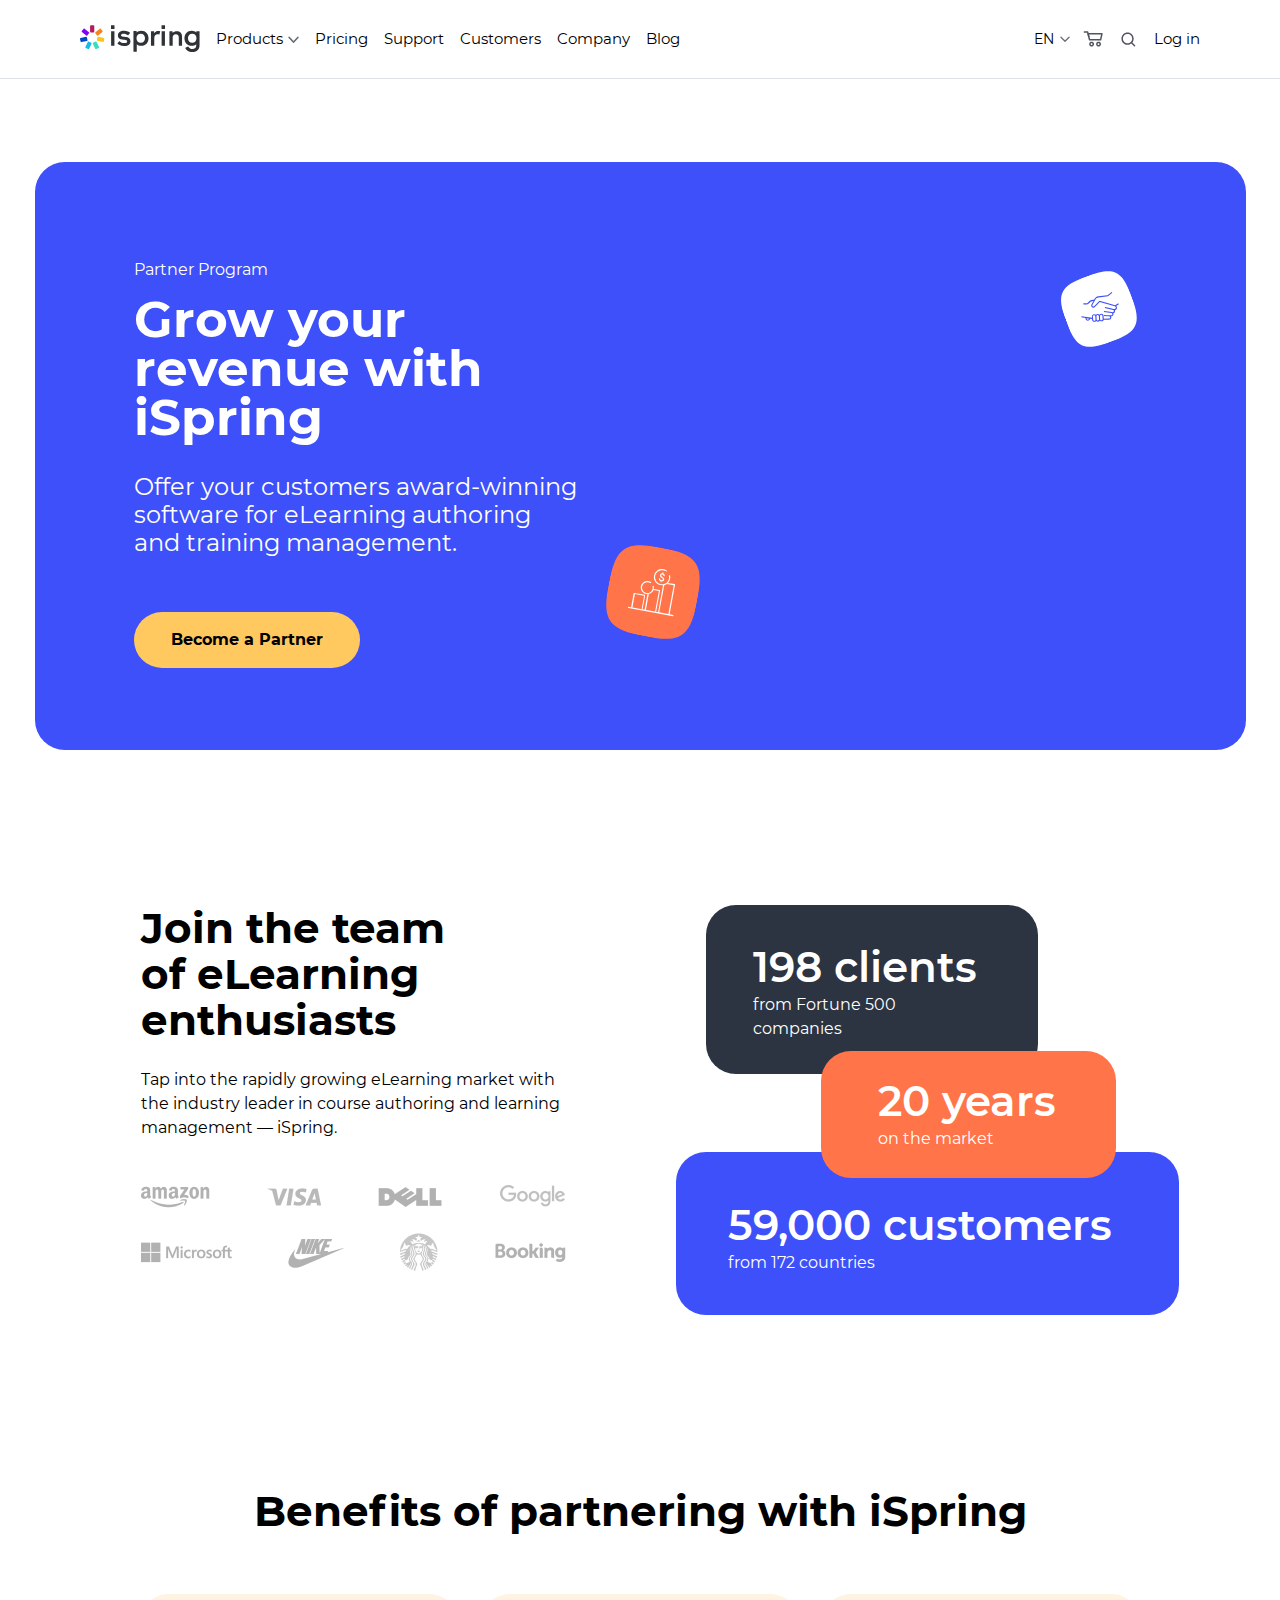
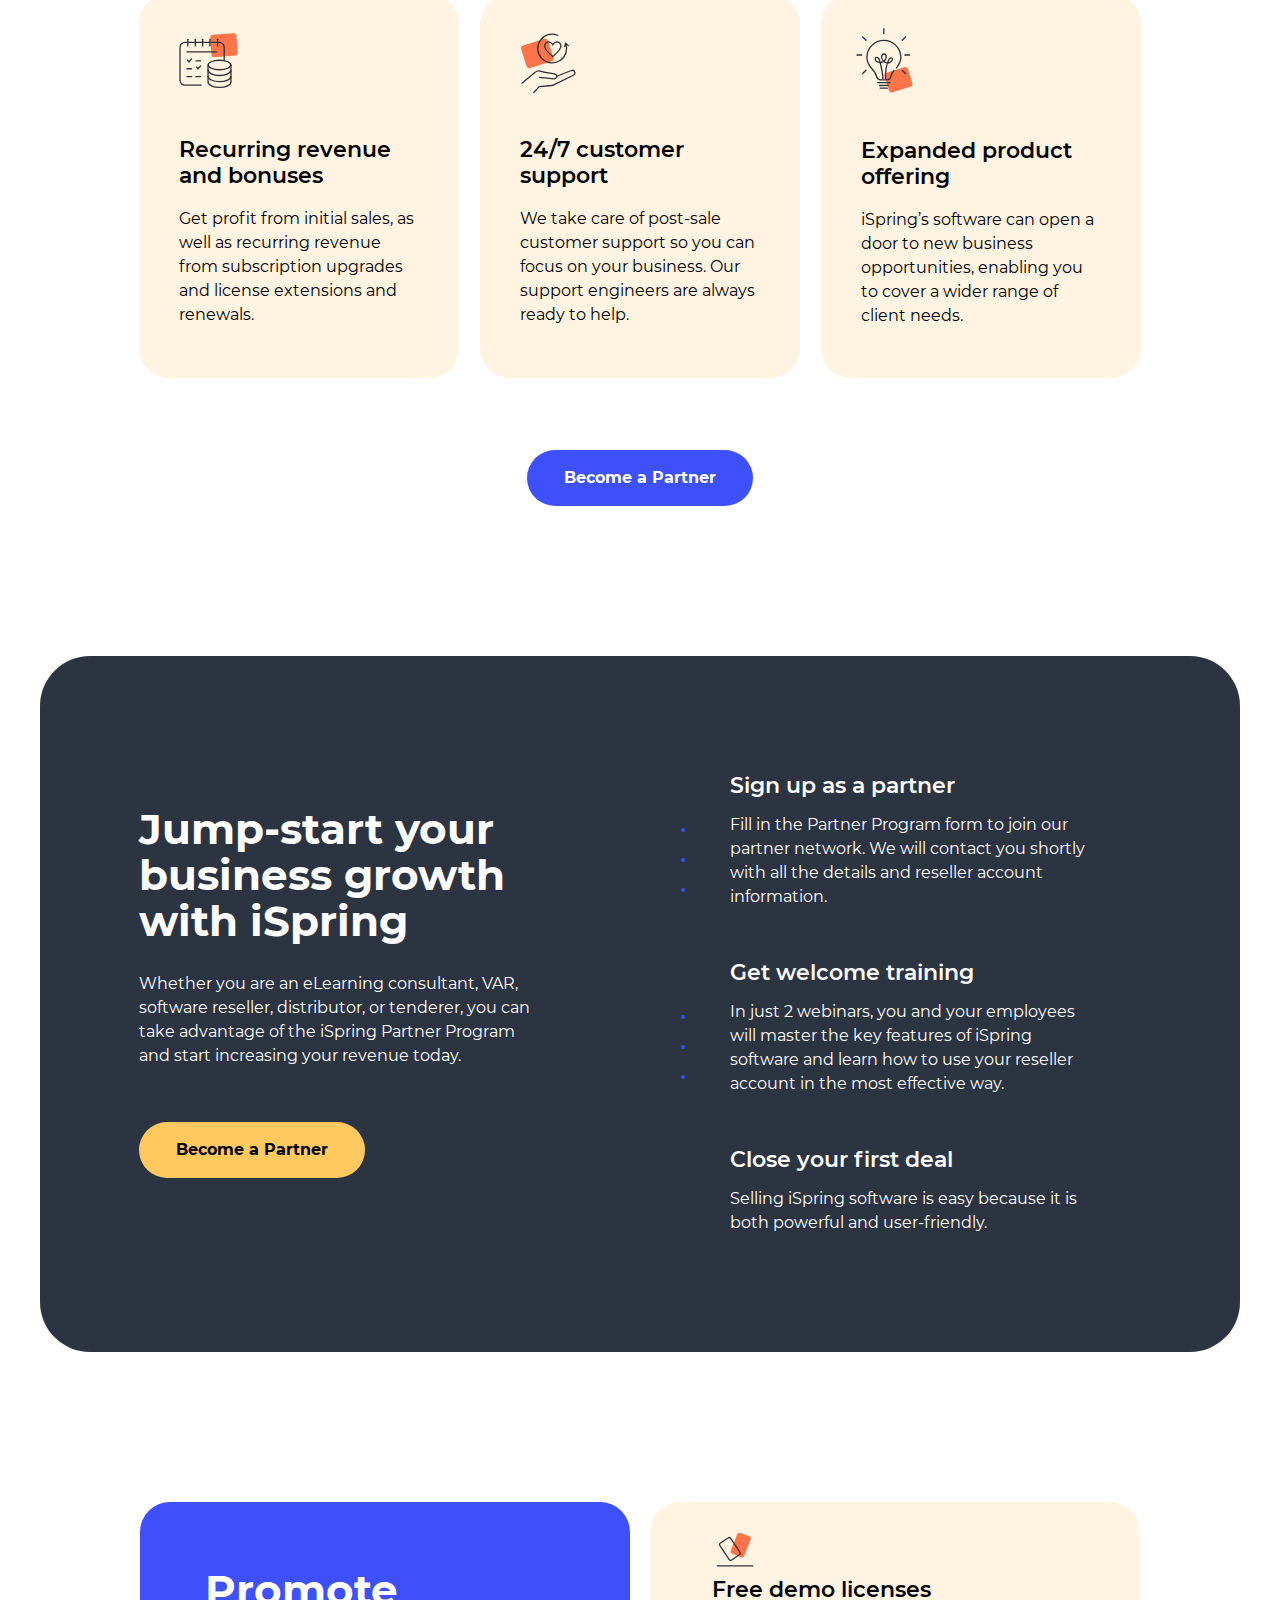
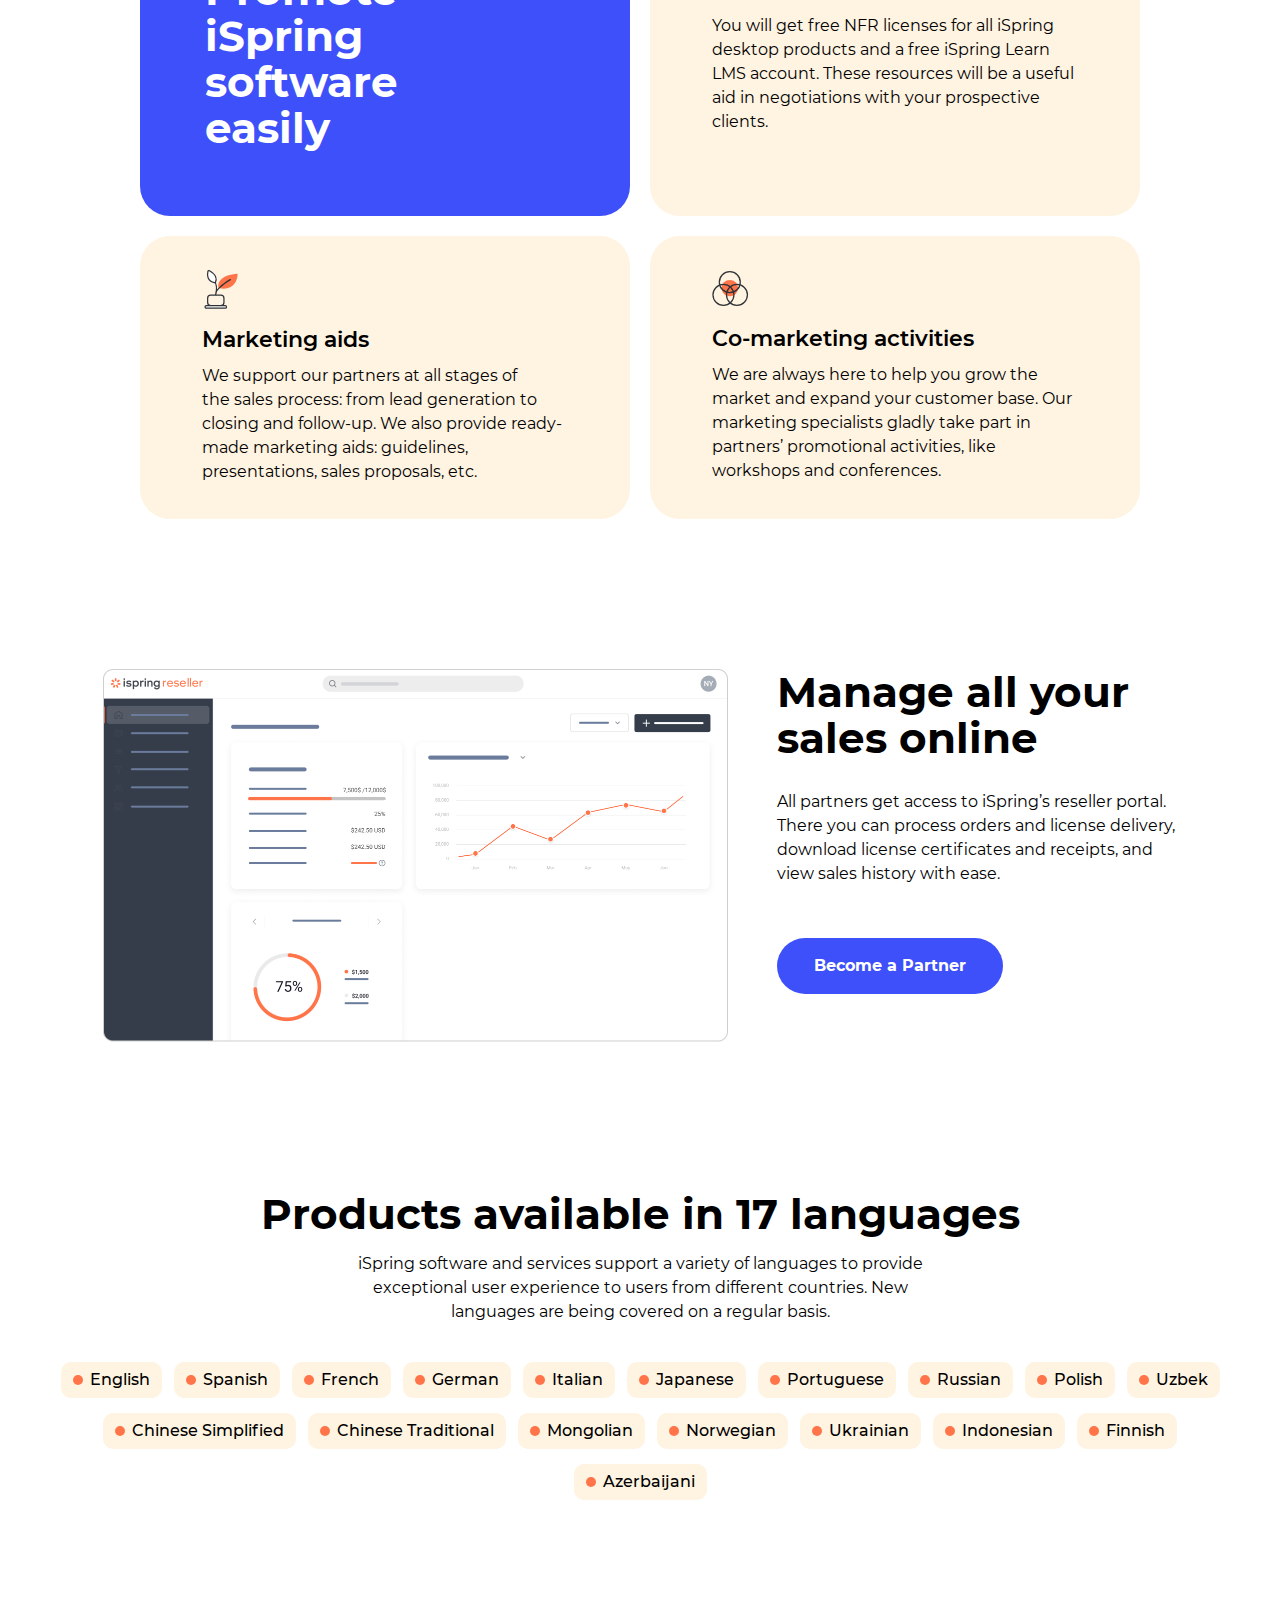
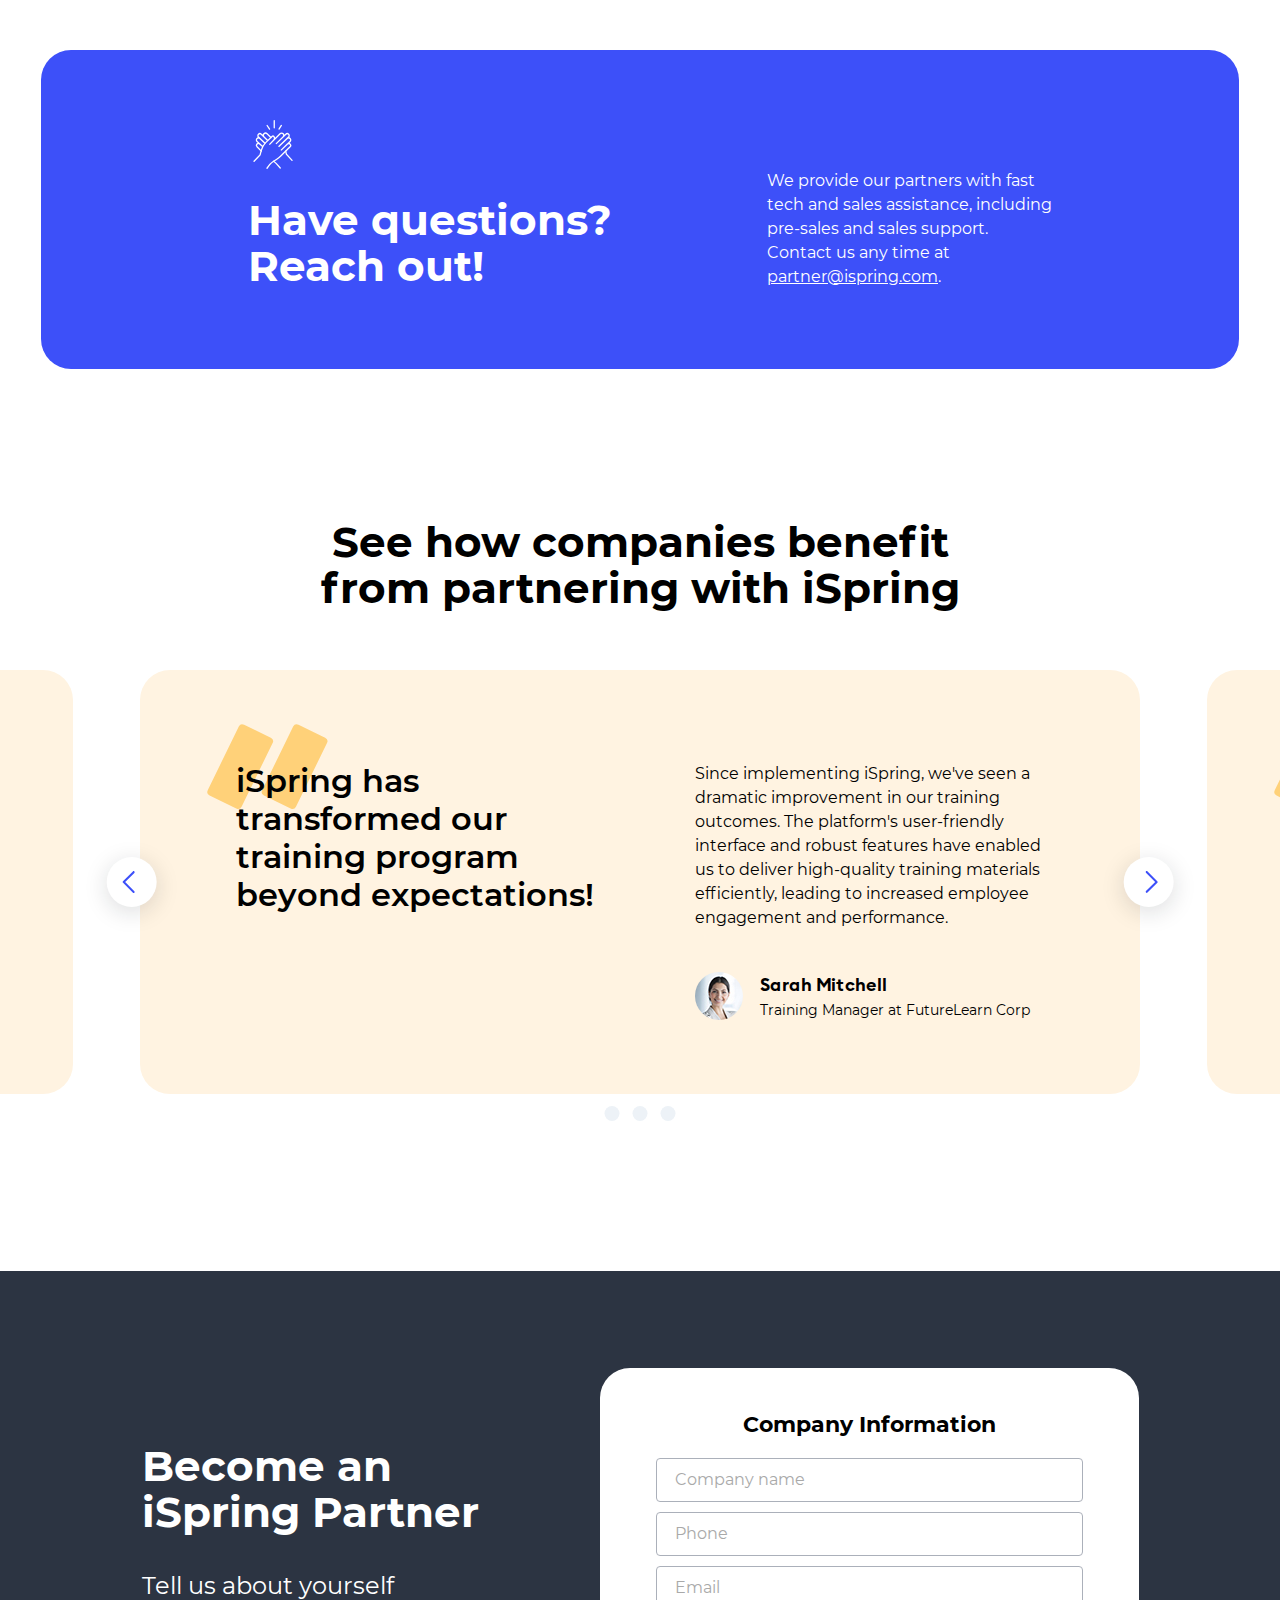
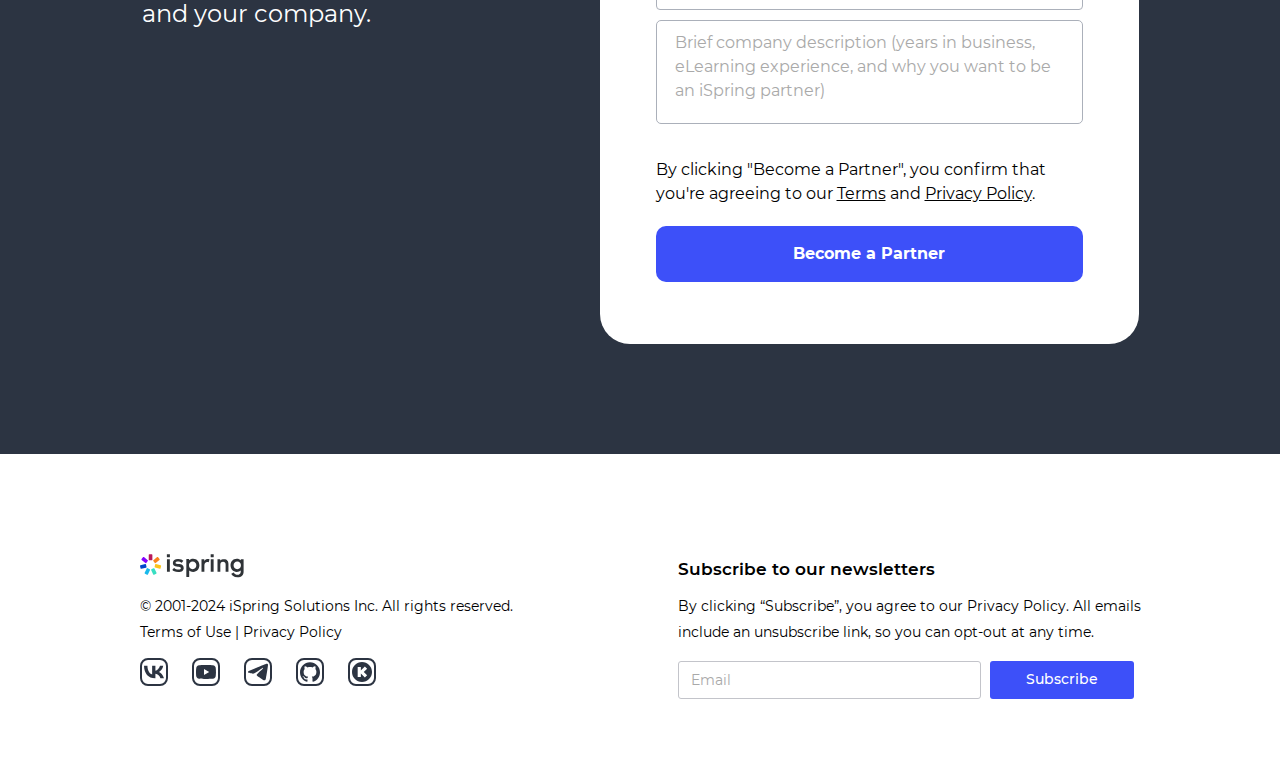
<file: index.html>
<!DOCTYPE html>
<html class="page" lang="en">
<head>
  <meta charset="UTF-8">
  <meta name="viewport" content="width=device-width, initial-scale=1.0">
  <title>iSpring</title>
  <link rel="icon" href="favicon.ico">
  <link rel="icon" href="images/favicons/icon.svg" type="image/svg+xml">
  <link rel="apple-touch-icon" href="images/favicons/apple.png">
  <link rel="manifest" href="manifest.webmanifest">
  <link rel="preload" href="fonts/EuclidCircularB-Regular.woff2" type="font/woff2" as="font" crossorigin="anonymous">
  <link rel="preload" href="fonts/EuclidCircularB-Medium.woff2" type="font/woff2" as="font" crossorigin="anonymous">
  <link rel="preload" href="fonts/EuclidCircularB-SemiBold.woff2" type="font/woff2" as="font" crossorigin="anonymous">
  <link rel="preload" href="fonts/Montserrat-Regular.woff2" type="font/woff2" as="font" crossorigin="anonymous">
  <link rel="preload" href="fonts/Montserrat-Medium.woff2" type="font/woff2" as="font" crossorigin="anonymous">
  <link rel="preload" href="fonts/Montserrat-SemiBold.woff2" type="font/woff2" as="font" crossorigin="anonymous">
  <link rel="preload" href="fonts/Montserrat-Bold.woff2" type="font/woff2" as="font" crossorigin="anonymous">
  <link rel="preload" href="fonts/Roboto-Regular.woff2" type="font/woff2" as="font" crossorigin="anonymous">
  <link rel="preload" href="fonts/Roboto-Medium.woff2" type="font/woff2" as="font" crossorigin="anonymous">
  <link rel="stylesheet" href="css/style.css">
</head>
<body class="page__body">
<header class="header header--nojs">
  <div class="header__container container">
    <div class="header__inner">
      <button class="header__toggle-nav" type="button" aria-label="Открыть меню">
        <span class="header__toggle-nav-inner"></span>
      </button>
      <div class="header__logo">
        <a class="header__logo-link" href="index.html" aria-label="Главная страница">
          <img class="header__logo-image" src="images/brand/logo.svg" width="120" height="30" alt="Логотип iSpring">
        </a>
      </div>
      <nav class="header__nav nav nav--closed">
        <div class="nav__inner">
          <ul class="nav__list">
            <li class="nav__item ">
              <div class="nav__item-list">Products</div>
            </li>
            <li class="nav__item">
              <a class="nav__link" href="#">Pricing</a>
            </li>
            <li class="nav__item">
              <a class="nav__link" href="#">Support</a>
            </li>
            <li class="nav__item">
              <a class="nav__link" href="#">Customers</a>
            </li>
            <li class="nav__item">
              <a class="nav__link" href="companies.html">Company</a>
            </li>
            <li class="nav__item">
              <a class="nav__link" href="#">Blog</a>
            </li>
          </ul>
        </div>
      </nav>

      <div class="header__service service">
        <div class="service__item service__item--language">EN</div>
        <a class="service__item service__item--shopping" href="#"></a>
        <a class="service__item service__item--search" href="#"></a>
        <a class="service__item service__item--auth" href="#">Log in</a>
      </div>
    </div>
  </div>
</header>
<main class="page__main main">
  <section class="main__partner-program partner-program">
    <div class="partner-program__container container">
      <div class="partner-program__inner">
        <div class="partner-program__content">
          <p class="partner-program__category">Partner Program</p>
          <h1 class="partner-program__title title-h1">Grow your revenue with iSpring</h1>
          <p class="partner-program__text text-big">Offer your customers award-winning software for eLearning authoring and training management.</p>
          <a class="button partner-program__button button" href="#become-partner">Become a Partner</a>
        </div>
        <div class="partner-program__picture-wrapper">
          <div class="partner-program__picture">
            <div class="partner-program__picture-inner"></div>
          </div>
        </div>
      </div>
    </div>
  </section>
  <section class="main__join-team join-team">
    <div class="container">
      <div class="join-team__inner">
        <div class="join-team__content">
          <h2 class="join-team__title title-h2">Join the team of&nbsp;eLearning enthusiasts</h2>
          <p class="join-team__text text">Tap into the rapidly growing eLearning market with the industry leader in course authoring and learning management — iSpring.</p>
          <div class="join-team__company-list">
            <img class="join-team__company-image" src="images/content/amazon.png" width="69" height="22" alt="amazon">
            <img class="join-team__company-image" src="images/content/visa.png" width="55" height="18" alt="visa">
            <img class="join-team__company-image" src="images/content/dell.png" width="64" height="20" alt="dell">
            <img class="join-team__company-image" src="images/content/google.png" width="67" height="23" alt="google">
            <img class="join-team__company-image" src="images/content/microsoft.png" width="91" height="21" alt="microsoft">
            <img class="join-team__company-image" src="images/content/nike.png" width="56" height="30" alt="nike">
            <img class="join-team__company-image" src="images/content/starbaks.png" width="39" height="39" alt="starbaks">
            <img class="join-team__company-image" src="images/content/booking.png" width="72" height="21" alt="booking">
          </div>
        </div>
        <div class="join-team__content">
          <div class="join-team__info join-team__info--clients">
            <h2 class="join-team__info-title">198 clients</h2>
            <p class="join-team__info-text text">from Fortune 500 companies</p>
          </div>
          <div class="join-team__info join-team__info--years">
            <h2 class="join-team__info-title">20 years</h2>
            <p class="join-team__info-text text">on the market</p>
          </div>
          <div class="join-team__info join-team__info--customers">
            <h2 class="join-team__info-title">59,000 customers</h2>
            <p class="join-team__info-text text">from 172 countries</p>
          </div>
        </div>
      </div>
    </div>
  </section>
  <section class="main__benefits benefits">
    <div class="container">
      <div class="benefits__inner">
        <h2 class="benefits__header title-h2">Benefits of partnering with iSpring</h2>
        <div class="benefits__main">
          <div class="benefits__content">
            <h3 class="benefits__title benefits__title--recurring title-h3">Recurring revenue and bonuses</h3>
            <p class="benefits__text text">Get profit from initial sales, as well as recurring revenue from subscription upgrades and license extensions and renewals.</p>
          </div>
          <div class="benefits__content">
            <h3 class="benefits__title benefits__title--customer title-h3">24/7 customer support</h3>
            <p class="benefits__text text">We take care of post-sale customer support so you can focus on your business. Our support engineers are always ready to help.</p>
          </div>
          <div class="benefits__content">
            <h3 class="benefits__title benefits__title--expanded title-h3">Expanded product offering</h3>
            <p class="benefits__text text">iSpring’s software can open a door to new business opportunities, enabling you to cover a wider range of client needs.</p>
          </div>
        </div>
        <div class="benefits__area-buttons">
          <a class="area-button__button button button--second" href="#become-partner">Become a Partner</a>
        </div>
      </div>
    </div>
  </section>
  <section class="main__jump-start jump-start">
    <div class="jump-start__container container">
      <div class="jump-start__inner">
        <div class="jump-start__content">
          <h2 class="jump-start__main-title title-h2">Jump-start your business growth with iSpring</h2>
          <p class="jump-start__main-text text">Whether you are an eLearning consultant, VAR, software reseller, distributor, or tenderer, you can take advantage of the iSpring Partner Program and start increasing your revenue today.</p>
        </div>
        <div class="jump-start__list">
          <div class="jump-start__item">
            <h3 class="jump-start__item-title title-h3">Sign up as a partner</h3>
            <div class="jump-start__item-number jump-start__item-number--first">01</div>
            <p class="jump-start__item-text text">Fill in the Partner Program form to join our partner network. We will contact you shortly with all the details and reseller account information.</p>
            <div class="jump-start__item-dots"></div>
          </div>
          <div class="jump-start__item">
            <h3 class="jump-start__item-title title-h3">Get welcome training</h3>
            <div class="jump-start__item-number jump-start__item-number--second">02</div>
            <p class="jump-start__item-text text">In just 2 webinars, you and your employees will master the key features of iSpring software and learn how to use your reseller account in the most effective way.</p>
            <div class="jump-start__item-dots"></div>
          </div>
          <div class="jump-start__item">
            <h3 class="jump-start__item-title title-h3">Close your first deal</h3>
            <div class="jump-start__item-number jump-start__item-number--third">03</div>
            <p class="jump-start__item-text text">Selling iSpring software is easy because it is both powerful and user-friendly.</p>
          </div>
        </div>
        <div class="jump-start__area-buttons">
          <a class="jump-start__button button" href="#become-partner">Become a Partner</a>
        </div>
      </div>
    </div>
  </section>
  <section class="main__promote promote">
    <div class="container">
      <div class="promote__list">
        <div class="promote__main">
          <h2 class="promote__main-title title-h2">Promote iSpring software easily</h2>
        </div>
        <div class="promote__item">
          <h3 class="promote__title promote__title--demo title-h3">Free demo licenses</h3>
          <p class="promote__text text">You will get free NFR licenses for all iSpring desktop products and a free iSpring Learn LMS account. These resources will be a&nbsp;useful aid in negotiations with your prospective clients.</p>
        </div>
        <div class="promote__item">
          <h3 class="promote__title promote__title--aids title-h3">Marketing aids</h3>
          <p class="promote__text text">We support our partners at all stages of the&nbsp;sales process: from lead generation to closing and follow-up. We also provide ready-made marketing aids: guidelines, presentations, sales proposals, etc.</p>
        </div>
        <div class="promote__item">
          <h3 class="promote__title promote__title--activities title-h3">Co-marketing activities</h3>
          <p class="promote__text text">We are always here to help you grow the market and expand your customer base. Our marketing specialists gladly take part in partners’ promotional activities, like workshops and conferences.</p>
        </div>
      </div>
    </div>
  </section>
  <section class="main__manage manage">
    <div class="container">
      <div class="manage__inner">
        <div class="manage__picture">
          <picture>
            <source srcset="images/content/demo-mobile.png" media="(max-width: 767px)">
            <img class="manage__image" src="images/content/demo-tablet.png" alt="demo">
          </picture>
        </div>
        <div class="manage__content">
          <h2 class="manage__title title-h2">Manage all your sales online</h2>
          <p class="manage__text text">All partners get access to iSpring’s reseller portal. There you can process orders and license delivery, download license certificates and receipts, and view sales history with ease.</p>
        </div>
        <div class="manage__area-buttons">
          <a class="manage__button button button--second" href="#become-partner">Become a Partner</a>
        </div>
      </div>
    </div>
  </section>
  <section class="main__products-available products-available">
    <div class="container">
      <div class="products-available__inner">
        <h2 class="products-available__title title-h2">Products available in 17 languages</h2>
        <p class="products-available__text text">iSpring software and services support a variety of languages to provide exceptional user experience to users from different countries. New languages are being covered on a regular basis.</p>
        <ul class="products-available__languages">
          <li class="products-available__languages-item">English</li>
          <li class="products-available__languages-item">Spanish</li>
          <li class="products-available__languages-item">French</li>
          <li class="products-available__languages-item">German</li>
          <li class="products-available__languages-item">Italian</li>
          <li class="products-available__languages-item">Japanese</li>
          <li class="products-available__languages-item">Portuguese</li>
          <li class="products-available__languages-item">Russian</li>
          <li class="products-available__languages-item">Polish</li>
          <li class="products-available__languages-item">Uzbek</li>
          <li class="products-available__languages-item">Chinese Simplified</li>
          <li class="products-available__languages-item">Chinese Traditional</li>
          <li class="products-available__languages-item">Mongolian</li>
          <li class="products-available__languages-item">Norwegian</li>
          <li class="products-available__languages-item">Ukrainian</li>
          <li class="products-available__languages-item">Indonesian</li>
          <li class="products-available__languages-item">Finnish</li>
          <li class="products-available__languages-item">Azerbaijani</li>
        </ul>
      </div>
    </div>
  </section>
  <section class="main__questions questions">
    <div class="questions__container container">
      <div class="questions__inner">
        <div class="questions__content">
          <h2 class="questions__title title-h2">Have questions? Reach out!</h2>
        </div>
        <div class="questions__content">
          <p class="questions__text text">We provide our partners with fast tech and sales assistance, including pre-sales and sales support.</p>
          <p class="questions__text text">Contact us any time at <a class="text-link" href="maito:partner@ispring.com">partner@ispring.com</a>.</p>
        </div>
      </div>
    </div>
  </section>
  <section class="main__companies-benefit companies-benefit">
    <div class="companies-benefit__inner">
      <h2 class="companies-benefit__title title-h2">See how companies benefit from partnering with iSpring</h2>
      <div class="companies-benefit__slider slider">
        <div class="slider__buttons">
          <button id="left" class="slider__button slider__button--prev"></button>
          <button id="right" class="slider__button slider__button--next"></button>
        </div>
        <div class="slider__dots">
          <button class="slider__dot"></button>
          <button class="slider__dot"></button>
          <button class="slider__dot"></button>
        </div>
        <ul class="slider__carousel">
          <li class="slider__card">
            <div class="slider__content">
              <h3 class="slider__title title-h3">Our income from partnering with iSpring has been increasing every year!</h3>
              <p class="slider__text text">Besides iSpring’s transparent discount system for partners, the software often becomes a door opener to selling learning management systems, which brings lern.link new business opportunities.</p>
              <div class="slider__person">
                <img class="slider__person-image" src="images/content/person-1.jpg" alt="person">
                <h4 class="slider__person-name">Guido Hornig</h4>
                <p class="slider__person-job">Founder and director of lern.link</p>
              </div>
            </div>
          </li>
          <li class="slider__card">
            <div class="slider__content">
              <h3 class="slider__title title-h3"> iSpring has transformed our training program beyond expectations!</h3>
              <p class="slider__text text">Since implementing iSpring, we've seen a dramatic improvement in our training outcomes. The platform's user-friendly interface and robust features have enabled us to deliver high-quality training materials efficiently, leading to increased employee engagement and performance.</p>
              <div class="slider__person">
                <img class="slider__person-image" src="images/content/person-2.jpg" alt="person">
                <h4 class="slider__person-name">Sarah Mitchell</h4>
                <p class="slider__person-job">Training Manager at FutureLearn Corp</p>
              </div>
            </div>
          </li>
          <li class="slider__card">
            <div class="slider__content">
              <h3 class="slider__title title-h3">iSpring’s comprehensive tools have revolutionized our e-learning approach!</h3>
              <p class="slider__text text">Partnering with iSpring has been a game-changer for our e-learning initiatives. The seamless integration with our existing systems and the customizable features have allowed us to create engaging and interactive courses, driving higher learner satisfaction and completion rates.</p>
              <div class="slider__person">
                <img class="slider__person-image" src="images/content/person-3.jpg" alt="person">
                <h4 class="slider__person-name">Michael Adams</h4>
                <p class="slider__person-job">Head of Learning and Development at BrightMind Academy</p>
              </div>
            </div>
          </li>
        </ul>
      </div>
    </div>
  </section>
  <section class="main__yourself yourself" id="become-partner">
    <div class="yourself__container container">
      <div class="yourself__header">
        <h2 class="yourself__header-title title-h2">Become an iSpring Partner</h2>
        <p class="yourself__header-text text-big">Tell us about yourself and your company.</p>
      </div>
      <div class="yourself__main">
        <div class="yourself__main-inner">
          <h3 class="yourself__main-title">Company Information</h3>
          <form class="form-partner" action="" method="post" novalidate>
            <div class="form-partner__field-container">
              <input class="form-partner__input text-input" name="company-name" id="company-name" placeholder="Company name" pattern=".*\S+.*" aria-label="Company name" max="100" required>
              <span class="form-partner__text-error" id="company-name-error"></span>
            </div>
            <div class="form-partner__field-container">
              <input class="form-partner__input text-input" type="tel" name="phone" id="phone" placeholder="Phone" pattern=".*\S+.*" aria-label="phone" max="30" required>
              <span class="form-partner__text-error" id="phone-error"></span>
            </div>
            <div class="form-partner__field-container">
              <input class="form-partner__input text-input" type="email" name="email" id="email" placeholder="Email" pattern="^([a-z0-9._-]+@[a-z0-9-]+\.[a-z]+)$" aria-label="email" max="100" required>
              <span class="form-partner__text-error" id="email-error"></span>
            </div>
            <div class="form-partner__field-container">
              <textarea class="form-partner__input form-partner__input--textarea text-input" name="description" id="description" placeholder="Brief company description (years in business, eLearning experience, and why you want to be an iSpring partner)" maxlength="200" aria-label="Brief company description" required></textarea>
              <span class="form-partner__text-error" id="description-error" aria-label="description"></span>
            </div>
            <p class="form-partner__text text">By clicking "Become a Partner", you confirm that you're agreeing to our <a class="text-link" href="#">Terms</a> and <a class="text-link" href="#">Privacy Policy</a>.</p>
            <button class="form-partner__button button button--second" id="button-partner" type="submit">Become a Partner</button>
          </form>
        </div>
      </div>
    </div>
  </section>
</main>
<footer class="footer">
  <div class="footer__container container">
    <div class="footer__inner">
      <div class="footer__copyright ">
        <a class="footer__logo-link" href="#" aria-label="Главная страница">
          <img class="footer__logo-image" src="images/brand/logo.svg" width="104" height="24" alt="Логотип iSpring">
        </a>
        <p class="footer__copyright-text text-small">&copy; 2001-2024 iSpring Solutions Inc. All rights reserved. Terms of Use | Privacy Policy</p>
      </div>
      <div class="footer__social social">
        <ul class="social__list">
          <li class="social__item">
            <a class="social__link social__link--vk" href="https://vk.com" target="_blank" aria-label="Наша группа ВКонтакте" title="Наша группа ВКонтакте"></a>
          </li>
          <li class="social__item">
            <a class="social__link social__link--youtube" href="https://www.youtube.com" aria-label="Наш канал в YouTube" title="Наш канал в YouTube" target="_blank" rel="nofollow noopener"></a>
          </li>
          <li class="social__item">
            <a class="social__link social__link--telegram" href="https://t.me" aria-label="Наш канал в Телеграм" title="Наш канал в Телеграм" target="_blank" rel="nofollow noopener"></a>
          </li>
          <li class="social__item">
            <a class="social__link social__link--github" href="https://github.com/NemtsevK/company" aria-label="Исходный код в GitHub" title="Исходный код в GitHub" target="_blank" rel="nofollow noopener"></a>
          </li>
          <li class="social__item">
            <a class="social__link social__link--developer" href="http://nemtsevk.ru" aria-label="Разработано Nemtsev K" title="Разработано Nemtsev K" target="_blank" rel="nofollow noopener"></a>
          </li>
        </ul>
      </div>
      <div class="footer__subscribe">
        <h4 class="footer__subscribe-title title-h4">Subscribe to our newsletters</h4>
        <p class="footer__subscribe-text text-small">By clicking “Subscribe”, you agree to our Privacy Policy. All emails include an unsubscribe link, so you can opt-out at any time.</p>
        <form class="footer__form form-subscribe">
          <input class="form-subscribe__input text-input" type="email" name="email_for_news" placeholder="Email" required>
          <button class="form-subscribe__button button button--second" id="button_subscribe" type="button">Subscribe</button>
        </form>
      </div>
    </div>
  </div>
</footer>
<dialog class="modal" id="modal" aria-label="Информация">
  <div class="modal__inner">
    <div class="modal__text"></div>
    <button class="modal__button button button--second">ОК</button>
  </div>
</dialog>
<script src="js/main.js" type="module"></script>
</body>
</html>
</file>
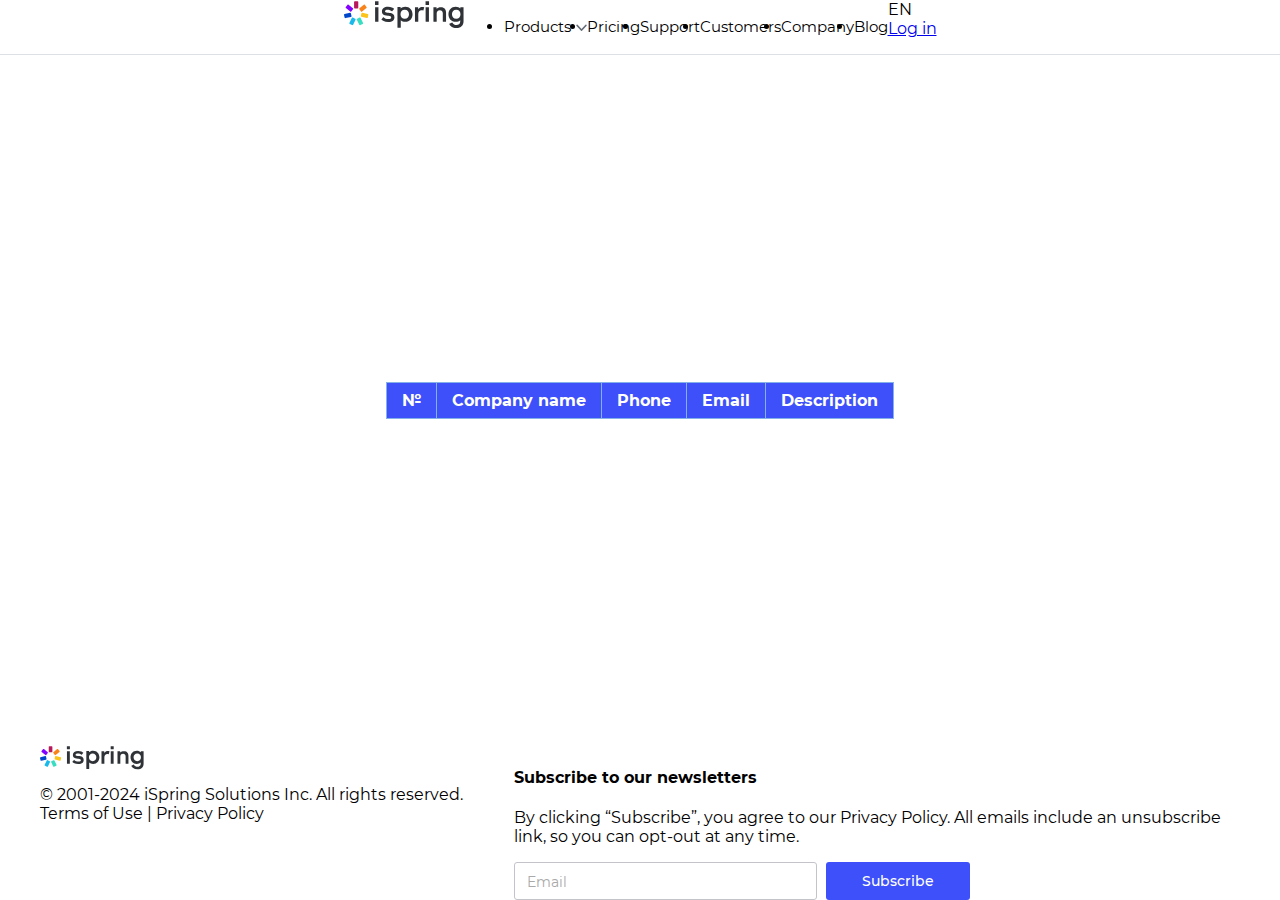
<file: companies.html>
<!DOCTYPE html>
<html class="page" lang="en">
<head>
  <meta charset="UTF-8">
  <meta name="viewport" content="width=device-width, initial-scale=1.0">
  <title>iSpring</title>
  <link rel="icon" href="favicon.ico">
  <link rel="icon" href="images/favicons/icon.svg" type="image/svg+xml">
  <link rel="apple-touch-icon" href="images/favicons/apple.png">
  <link rel="manifest" href="manifest.webmanifest">
  <link rel="preload" href="fonts/EuclidCircularB-Medium.woff2" type="font/woff2" as="font" crossorigin="anonymous">
  <link rel="preload" href="fonts/EuclidCircularB-Regular.woff2" type="font/woff2" as="font" crossorigin="anonymous">
  <link rel="preload" href="fonts/EuclidCircularB-SemiBold.woff2" type="font/woff2" as="font" crossorigin="anonymous">
  <link rel="stylesheet" href="css/style.css">
</head>
<body class="page__body">
<header class="header">
  <div class="header__container container">
    <div class="header__menu-collapse"><span></span></div>
    <div class="header__logo">
      <a class="header__logo-link" href="index.html" aria-label="Главная страница">
        <img class="header__logo-image" src="images/brand/logo.svg" width="120" height="30" alt="Логотип iSpring">
      </a>
    </div>
    <ul class="header__nav nav">
      <li class="nav__item ">
        <div class="nav__item-list">Products</div>
      </li>
      <li class="nav__item">
        <a class="nav__link" href="#">Pricing</a>
      </li>
      <li class="nav__item">
        <a class="nav__link" href="#">Support</a>
      </li>
      <li class="nav__item">
        <a class="nav__link" href="#">Customers</a>
      </li>
      <li class="nav__item">
        <a class="nav__link" href="companies.html">Company</a>
      </li>
      <li class="nav__item">
        <a class="nav__link" href="#">Blog</a>
      </li>
    </ul>
    <div class="header__service-block service-block">
      <div class="service-block__item language-bo ">EN</div>
      <a class="service-block__item shopping-link" href="#"></a>
      <a class="service-block__item search-link" href="#"></a>
      <a class="service-block__item auth-link" href="#">Log in</a>
    </div>
  </div>
</header>
<main class="page__main main">
  <div class="container">
    <table class="table">
      <thead class="table__head">
      <tr class="table__head-row">
        <th class="table__head-cell">№</th>
        <th class="table__head-cell">Company name</th>
        <th class="table__head-cell">Phone</th>
        <th class="table__head-cell">Email</th>
        <th class="table__head-cell">Description</th>
      </tr>
      </thead>
      <tbody class="table__body"></tbody>
    </table>
  </div>
</main>
<footer class="footer">
  <div class="footer__container container">
    <div class="footer__copyright ">
      <a class="footer__logo-link" href="#" aria-label="Главная страница">
        <img class="footer__logo-image" src="images/brand/logo.svg" width="104" height="24" alt="Логотип iSpring">
      </a>
      <p class="footer__copyright-text text_small">&copy; 2001-2024 iSpring Solutions Inc. All rights reserved. Terms of Use | Privacy Policy</p>
    </div>
    <div class="footer__subscribe">
      <h4 class="footer__subscribe-title title-fourth-level">Subscribe to our newsletters</h4>
      <p class="footer__subscribe-text text_small">By clicking “Subscribe”, you agree to our Privacy Policy. All emails include an unsubscribe link, so you can opt-out at any time.</p>
      <form class="footer__form form-subscribe">
        <input class="form-subscribe__input text-input" type="email" name="email_for_news" placeholder="Email" required>
        <button class="form-subscribe__button button button--second" type="button">Subscribe</button>
      </form>
    </div>
  </div>
</footer>
<script src="js/utils.js"></script>
<script src="js/companies.js" type="module"></script>
</body>
</html>
</file>
<file: css/style.css>
@font-face {
  font-family: "Euclid Circular B";
  font-style: normal;
  font-weight: 400;
  src: url("../fonts/EuclidCircularB-Regular.woff2") format("woff2");
}

@font-face {
  font-family: "Euclid Circular B";
  font-style: normal;
  font-weight: 500;
  src: url("../fonts/EuclidCircularB-Medium.woff2") format("woff2");
}

@font-face {
  font-family: "Euclid Circular B";
  font-style: normal;
  font-weight: 600;
  src: url("../fonts/EuclidCircularB-SemiBold.woff2") format("woff2");
}

@font-face {
  font-family: "Montserrat";
  font-style: normal;
  font-weight: 400;
  src: url("../fonts/Montserrat-Regular.woff2") format("woff2");
}

@font-face {
  font-family: "Montserrat";
  font-style: normal;
  font-weight: 500;
  src: url("../fonts/Montserrat-Medium.woff2") format("woff2");
}

@font-face {
  font-family: "Montserrat";
  font-style: normal;
  font-weight: 600;
  src: url("../fonts/Montserrat-SemiBold.woff2") format("woff2");
}

@font-face {
  font-family: "Montserrat";
  font-style: normal;
  font-weight: 700;
  src: url("../fonts/Montserrat-Bold.woff2") format("woff2");
}

@font-face {
  font-family: "Roboto";
  font-style: normal;
  font-weight: 400;
  src: url("../fonts/Roboto-Regular.woff2") format("woff2");
}

@font-face {
  font-family: "Roboto";
  font-style: normal;
  font-weight: 500;
  src: url("../fonts/Roboto-Medium.woff2") format("woff2");
}

:root {
  --background-primary: #ffffff;
  --background-secondary: #3d50f9;
  --background-special: #2c3442;
  --background-acent: #ff7449;
  --background-other: #fff3e1;
  --text-primary: #000000;
  --text-secondary: #ffffff;
  --text-special: #2c3442;
  --button-primary: #ffc960;
}

*,
*::before,
*::after {
  box-sizing: border-box;
}

.visually-hidden {
  position: absolute;
  clip: rect(0 0 0 0);
  width: 1px;
  height: 1px;
  margin: -1px;
  padding: 0;
  border: 0;
  overflow: hidden;
}

.page {
  height: 100%;
}

.page--scroll-lock {
  overflow-y: hidden;
  scrollbar-gutter: stable;
}

.page__body {
  display: flex;
  flex-direction: column;
  height: 100%;
  margin: 0;
  font-family: "Montserrat", "Arial", sans-serif;
  font-weight: 400;
  color: var(--text-primary);
  background-color: var(--background-primary);
}

.page__main {
  flex: 1 0 auto;
}

.title-h1 {
  margin: 0;
  font-size: 50px;
  font-weight: 700;
  line-height: 49px;
}

.title-h2 {
  margin: 0;
  font-size: 42px;
  font-weight: 700;
  line-height: 46px;
}

.title-h3 {
  margin: 0;
  font-size: 22px;
  font-weight: 600;
  line-height: 26px;
}

.title-h4 {
  margin: 0;
  font-weight: 600;
  font-size: 17px;
  line-height: 31px;
}

.text {
  margin: 0;
  font-size: 16px;
  line-height: 24px;
}

.text-link {
  color: currentColor;
}

.text-link:hover {
  text-decoration: none;
}

.text-big {
  margin: 0;
  font-size: 24px;
}

.text-medium {
  margin: 0;
  font-size: 22px;
  line-height: 22px;
}

.text-small {
  margin: 0;
  font-size: 14px;
  line-height: 26px;
}

.button {
  display: inline-block;
  padding: 18px 37px;
  font-size: 16px;
  font-weight: 700;
  line-height: 20px;
  text-decoration: none;
  text-align: center;
  color: var(--text-primary);
  border-radius: 100px;
  background-color: var(--button-primary);
}

.button:hover {
  cursor: pointer;
  background-color: rgba(255, 213, 134, 0.9);
}

.button:active {
  background-color: var(--button-primary);
}

.button--second {
  background-color: var(--background-secondary);
  color: var(--text-secondary);
}

.button--second:hover {
  background-color: rgba(91, 107, 255, 0.9);
}

.button--second:active {
  background-color: var(--background-secondary);
}

.text-input {
  font-family: "Montserrat", "Arial", sans-serif;
  font-size: 16px;
  line-height: 24px;
}

.container {
  display: flex;
  justify-content: center;
  margin: 0 auto;
  width: 1200px;
}

.header {
  border-bottom: 1px solid #dde0e5;
}

.header__container {
  padding: 0 40px;
}

.header__inner {
  display: grid;
  grid-template-columns: auto 1fr auto;
  column-gap: 16px;
  justify-content: center;
  align-items: center;
  padding: 24px 0;
  width: 100%;
}

.header__logo:hover {
  opacity: 0.6;
}

.header__logo:active {
  opacity: 0.3;
}

.header__logo-link {
  display: block;
}

.header__logo-image {
  display: block;
}

.header__toggle-nav {
  display: none;
}

.nav {
  display: flex;
}

.nav__list {
  display: flex;
  justify-content: center;
  align-items: center;
  gap: 16px;
  margin: 0;
  padding: 0;
  list-style: none;
}

.nav__item {
  font-size: 15px;
  line-height: 22px;
}

.nav__item:hover {
  cursor: pointer;
}

.nav__item-list {
  display: flex;
  justify-content: center;
  align-items: center;
  gap: 5px;
}

.nav__item-list:hover {
  opacity: 0.6;
}

.nav__item-list:active {
  opacity: 0.3;
}

.nav__item-list::after {
  content: "";
  display: block;
  width: 11px;
  height: 7px;
  background-image: url("../images/icons/nav-list.svg");
  background-repeat: no-repeat;
  background-size: 100%;
  background-position: center;
}

.nav__link {
  text-decoration: none;
  color: var(--text-primary);
}

.nav__link:hover {
  opacity: 0.6;
}

.nav__link:active {
  opacity: 0.3;
}

.service {
  display: flex;
  flex-direction: row;
  align-items: center;
  gap: 18px
}

.service__item {
  text-decoration: none;
  color: var(--text-primary);
  cursor: pointer;
}

.service__item:hover {
  opacity: 0.6;
}

.service__item:active {
  opacity: 0.3;
}

.service__item--language {
  font-size: 14px;
  line-height: 22px;
  white-space: nowrap;
}

.service__item--language::after {
  content: "";
  background-image: url("../images/icons/nav-list.svg");
  background-repeat: no-repeat;
  display: inline-block;
  height: 7px;
  position: relative;
  right: -6px;
  top: -1px;
  width: 11px;
}

.service__item--shopping::before {
  content: "";
  display: block;
  width: 20px;
  height: 16px;
  background-image: url("../images/icons/shopping.svg");
  background-size: 100%;
  background-position: center;
  background-repeat: no-repeat;
}

.service__item--search::before {
  content: "";
  display: block;
  width: 15px;
  height: 15px;
  background-image: url("../images/icons/search.svg");
  background-size: 100%;
  background-position: center;
  background-repeat: no-repeat;
}

.service__item--auth {
  font-size: 15px;
  line-height: 22px;
  white-space: nowrap;
}

.main {
  display: flex;
  flex-direction: column;
  justify-content: center;
}

.main__partner-program {
  margin-top: 83px;
}

.main__join-team {
  margin-top: 155px;
}

.main__benefits {
  margin-top: 173px;
}

.main__jump-start {
  margin-top: 150px;
}

.main__promote {
  margin-top: 150px;
}

.main__manage {
  margin-top: 150px;
}

.main__products-available {
  margin-top: 145px;
}

.main__questions {
  margin-top: 150px;
}

.main__companies-benefit {
  margin-top: 150px;
}

.main__yourself {
  margin-top: 150px;
}

.partner-program {
  display: flex;
  justify-content: center;
  align-items: center;
}

.partner-program__inner {
  display: grid;
  grid-template-columns: 500px 493px;
  column-gap: 20px;
  align-items: center;
  padding: 66px 99px;
  color: var(--text-secondary);
  border-radius: 30px;
  background-color: var(--background-secondary);
}

.partner-program__title {
  margin: 10px 0 31px 0;
}

.partner-program__text {
  margin: 0;
  line-height: 28px;
  width: 447px;
}

.partner-program__button {
  margin-top: 55px;
}

.partner-program__picture-wrapper {
  display: flex;
  justify-content: center;
  align-items: center;
  width: 456px;
  height: 456px;
}

.partner-program__picture {
  position: relative;
  width: 100%;
  aspect-ratio: 1 / 1;
}

.partner-program__picture::before {
  content: "";
  position: absolute;
  z-index: 1;
  display: block;
  width: 100%;
  height: 100%;
  background-color: var(--background-special);
  mask-image: url("../images/sprite.svg#octagon");
  background-image: url("../images/content/partners.png");
  background-position: center;
  background-size: 100%;
  background-repeat: no-repeat;
}

.partner-program__picture-inner {
  position: relative;
  z-index: 2;
  display: block;
  width: 100%;
  height: 100%;
}

.partner-program__picture-inner::before,
.partner-program__picture-inner::after {
  content: "";
  position: absolute;
  display: block;
  background-position: center;
  background-size: 100%;
  background-repeat: no-repeat;
}

.partner-program__picture-inner::before {
  top: 70%;
  left: -10%;
  width: 90px;
  height: 90px;
  background-image: url("../images/icons/diagram.svg");
  transform: rotate(11deg);
}

.partner-program__picture-inner::after {
  top: 10%;
  left: 90%;
  width: 70px;
  height: 70px;
  background-image: url("../images/icons/handshake.svg");
  transform: rotate(-20deg);
}

.partner-program__image {
  display: block;
  height: auto;
  max-width: 100%;
}

.join-team {
  display: flex;
  justify-content: center;
  align-items: center;
}

.join-team__inner {
  padding-left: 40px;
  display: grid;
  grid-template-columns: 425px 503px;
  justify-content: center;
  column-gap: 110px;
}

.join-team__content {
  display: flex;
  flex-direction: column;
}

.join-team__content:first-child {
  justify-content: start;
}

.join-team__content:last-child {
  justify-content: center;
}

.join-team__title {
  margin: 0;
}

.join-team__text {
  margin-top: 25px;
}

.join-team__company-list {
  display: flex;
  flex-wrap: wrap;
  justify-content: space-between;
  align-items: center;
  gap: 25px 20px;
  margin-top: 45px;
  opacity: 0.3;
}

.join-team__info {
  border-radius: 30px;
  color: var(--text-secondary);
}

.join-team__info--clients {
  background-color: var(--background-special);
  padding: 39px 50px 33px 47px;
  margin: 0 0 0 30px;
  width: 332px;
}

.join-team__info--years {
  background-color: var(--background-acent);
  width: 295px;
  padding: 27px 58px 27px 57px;
  margin: -23px 0 -26px 145px;
  z-index: 1;
}

.join-team__info--customers {
  padding: 50px 50px 40px 52px;
  width: 503px;
  background-color: var(--background-secondary);
}

.join-team__info-title {
  font-weight: 600;
  font-size: 42px;
  line-height: 46px;
  margin: 0;
}

.join-team__info-text {
  padding: 0;
  margin: 3px 0 0;
}

.benefits {
  display: flex;
  justify-content: center;
  align-items: center;
}

.benefits__header {
  text-align: center;
}

.benefits__main {
  margin-top: 60px;
  display: grid;
  grid-template-columns: repeat(3, 320px);
  gap: 21px;
  justify-content: center;
}

.benefits__content {
  background-color: var(--background-other);
  border-radius: 30px;
  padding: 39px 44px 50px 40px;
}

.benefits__title::before {
  content: "";
  display: block;
  background-size: 100%;
  background-position: center;
  background-repeat: no-repeat;
}

.benefits__title--recurring::before {
  background-image: url("../images/icons/benefits-recurring.svg");
  width: 59px;
  height: 56px;
  margin: 0 0 48px 0;
}

.benefits__title--customer::before {
  background-image: url("../images/icons/benefits-customer.svg");
  width: 56px;
  height: 67px;
  margin: -6px 0 43px 0;
}

.benefits__title--expanded::before {
  background-image: url("../images/icons/benefits-expanded.svg");
  width: 58px;
  height: 66px;
  margin: -5px 0 44px -5px;
}

.benefits__text {
  margin-top: 18px;
}

.benefits__area-buttons {
  margin-top: 72px;
  text-align: center;
}

.jump-start__inner {
  display: grid;
  grid-template-columns: 395px 435px;
  column-gap: 121px;
  justify-content: center;
  align-content: center;
  padding: 102px 150px 117px 99px;
  color: var(--text-secondary);
  background-color: var(--background-special);
  border-radius: 50px;
}

.jump-start__content {
  display: flex;
  flex-direction: column;
  justify-content: center;
  align-self: end;
}

.jump-start__main-title {
  margin-top: -10px;
}

.jump-start__main-text {
  margin-top: 28px;
}

.jump-start__list {
  display: flex;
  flex-direction: column;
  grid-row: span 2;
  gap: 36px;
  justify-content: center;
  align-content: start;
}

.jump-start__item {
  display: grid;
  grid-template-columns: 55px 355px;
  align-items: center;
  gap: 0 20px;
}

.jump-start__item-number {
  grid-row: 1;
  grid-column: 1;
  display: flex;
  justify-content: center;
  align-items: center;
  margin: 0;
  width: 55px;
  height: 55px;
  font-family: "Euclid Circular B", "Arial", sans-serif;
  font-weight: 500;
  font-size: 22px;
  line-height: 26px;
  mask-image: url("../images/sprite.svg#octagon");
  background-size: 100%;
  background-position: center;
  background-repeat: no-repeat;
}

.jump-start__item-number--first {
  background-color: var(--background-primary);
  color: var(--text-special);
}

.jump-start__item-number--second {
  background-color: var(--background-acent);
}

.jump-start__item-number--third {
  background-color: var(--background-secondary);
}

.jump-start__item-text {
  grid-row: 2;
  grid-column: 2;
}

.jump-start__item-dots {
  width: 100%;
  height: 100%;
  background-image: url("../images/icons/dot.svg");
  background-position: center 15px;
  background-size: 4px 30px;
  background-repeat: repeat-y;
}

.jump-start__button {
  margin: 54px 0 0;
}

.promote__list {
  display: grid;
  grid-template-columns: repeat(2, 490px);
  gap: 20px;
  justify-content: center;
}

.promote__main {
  display: flex;
  align-items: center;
  padding: 65px;
  color: var(--text-secondary);
  background-color: var(--background-secondary);
  border-radius: 30px;
}

.promote__main-title {
  width: 325px;
}

.promote__item {
  padding: 35px 62px 35px;
  background-color: var(--background-other);
  border-radius: 30px;
}

.promote__title::before {
  content: "";
  display: block;
}

.promote__title--demo::before {
  background-image: url("../images/icons/promote-free.svg");
  background-size: 100%;
  background-position: 0;
  background-repeat: no-repeat;
  width: 38px;
  height: 36px;
  margin: -6px 0 10px 4px;
}

.promote__title--aids::before {
  background-image: url("../images/icons/promote-marketing.svg");
  background-size: 100%;
  background-position: 0;
  background-repeat: no-repeat;
  width: 34px;
  height: 40px;
  margin: -2px 0 18px 2px;
}

.promote__title--activities::before {
  background-image: url("../images/icons/promote-activities.svg");
  background-size: 100%;
  background-position: 0;
  background-repeat: no-repeat;
  width: 37px;
  height: 35px;
  margin-bottom: 20px;
}

.promote__text {
  margin-top: 11px;
}

.manage__inner {
  display: grid;
  grid-template-columns: 625px 401px;
  gap: 0 49px;
  justify-content: center;
  align-items: center;
}

.manage__image {
  width: 625px;
}

.manage__content {
  align-self: start;
}

.manage__picture {
  grid-row: span 2;
}

.manage__area-buttons {
  align-self: start;
}

.manage__text {
  margin-top: 29px;
}

.products-available__inner {
  text-align: center;
  display: flex;
  flex-direction: column;
  justify-content: center;
  align-items: center;
}

.products-available__text {
  margin: 15px auto 0;
  width: 600px;
}

.products-available__languages {
  margin: 38px 0 0;
  padding: 0;
  display: flex;
  flex-wrap: wrap;
  justify-content: center;
  align-items: center;
  gap: 15px 12px;
}

.products-available__languages-item {
  background-color: var(--background-other);
  border-radius: 10px;
  padding: 6px 12px;
  list-style: none;
  font-size: 16px;
  font-weight: 500;
  line-height: 24px;
}

.products-available__languages-item::before {
  content: "";
  display: inline-block;
  width: 10px;
  height: 10px;
  border-radius: 5px;
  margin-right: 7px;
  background-color: var(--background-acent);
}

.questions__inner {
  padding: 65px 170px 80px 207px;
  display: grid;
  grid-template-columns: 375px 302px;
  gap: 144px;
  justify-content: center;
  align-items: end;
  background-color: var(--background-secondary);
  border-radius: 30px;
  color: var(--text-secondary);
}

.questions__title::before {
  content: "";
  display: block;
  background-image: url("../images/icons/hands.svg");
  background-size: 100%;
  background-position: -5px 0;
  background-repeat: no-repeat;
  width: 61px;
  height: 60px;
  margin-bottom: 22px;
}

.companies-benefit {
  width: 100%;
}

.companies-benefit__inner {
  display: flex;
  flex-direction: column;
  justify-content: center;
  align-items: center;
  overflow-x: hidden;
}

.companies-benefit__title {
  width: 650px;
  text-align: center;
}

.companies-benefit__slider {
  margin-top: 59px;
}

.slider {
  width: calc(1050px * 3);
  position: relative;
  margin-bottom: 27px;
}

.slider__buttons {
  position: absolute;
  top: 50%;
  left: 50%;
  z-index: 10;
  transform: translate(-50%, -50%);
  display: flex;
  justify-content: space-between;
  align-items: center;
  width: calc((100% / 3) - (50px * 2 / 3) + 50px);
}

.slider__button {
  display: flex;
  justify-content: center;
  align-items: center;
  width: 50px;
  height: 50px;
  padding: 0;
  cursor: pointer;
  background-color: #ffffff;
  border: none;
  border-radius: 50%;
  box-shadow: 0 5px 23px rgba(22, 25, 32, 0.15);
}

.slider__button:hover {
  cursor: pointer;
  box-shadow: 0 5px 23px rgba(22, 25, 32, 0.3);
}

.slider__button:active {
  box-shadow: 0 5px 23px rgba(22, 25, 32, 0.15);
  transition: transform 0.1s linear;
  transform: scale(0.85);
}

.slider__button::before {
  content: "";
  width: 22px;
  height: 22px;
  display: block;
  background-image: url("../images/icons/arrow.svg");
  background-position: center;
  background-size: 100%;
  background-repeat: no-repeat;
}

.slider__button--next::before {
  transform: rotate(180deg);
}

.slider__carousel {
  display: grid;
  grid-auto-flow: column;
  grid-auto-columns: calc((100% / 3) - (50px * 2 / 3));
  overflow-x: auto;
  scroll-snap-type: x mandatory;
  gap: 50px;
  margin: 0;
  padding: 0;
  scroll-behavior: smooth;
  scrollbar-width: none;
}

.slider__carousel::-webkit-scrollbar {
  display: none;
}

.slider__carousel--no-transition {
  scroll-behavior: auto;
}

.slider__carousel--dragging {
  scroll-snap-type: none;
  scroll-behavior: auto;
}

.slider__carousel--dragging .slider__card {
  cursor: grab;
  user-select: none;
}

.slider__card {
  display: flex;
  justify-content: center;
  align-items: stretch;
  scroll-snap-align: start;
  list-style: none;
  cursor: pointer;
}

.slider__content {
  display: grid;
  grid-template-columns: 369px 350px;
  gap: 24px 90px;
  justify-content: center;
  margin: 0 auto;
  padding: 92px 95px 66px 96px;
  background-color: var(--background-other);
  color: var(--text-primary);
  border-radius: 30px;
}

.slider__title {
  position: relative;
  grid-row: span 2;
  align-items: end;
  font-weight: 600;
  font-size: 32px;
  line-height: 38px;
  text-align: left;
  z-index: 1;
}

.slider__title::before {
  content: "";
  position: absolute;
  top: -40px;
  left: -30px;
  z-index: -1;
  display: block;
  width: 123px;
  height: 89px;
  background-image: url("../images/icons/rectangles.svg");
  background-size: 100%;
  background-position: center;
  background-repeat: no-repeat;
}

.slider__person {
  width: 100%;
  display: grid;
  grid-template-columns: 48px 1fr;
  column-gap: 17px;
  justify-content: center;
  align-content: center;
}

.slider__person-name {
  font-family: "Euclid Circular B", "Arial", sans-serif;
  margin: 0;
  font-weight: 600;
  font-size: 18px;
  line-height: 26px;
}

.slider__person-image {
  grid-row: span 2;
  width: 48px;
  height: 48px;
  border-radius: 50%;
}

.slider__person-job {
  margin: 0;
  font-weight: 400;
  font-size: 14px;
  line-height: 24px;
}

.slider__dots {
  position: absolute;
  left: 50%;
  bottom: -27px;
  transform: translateX(-50%);
  display: flex;
  align-items: center;
  justify-content: center;
  gap: 13px;
}

.slider__dot {
  font-size: 0;
  width: 15px;
  height: 15px;
  border-radius: 50%;
  border: 0;
  background-color: #edf2f7;
  /*background-color: red;*/
  cursor: pointer;
}

.slider__dot--active {
  background-color: var(--background-secondary);
}

.yourself__container {
  display: grid;
  grid-template-columns: 345px 539px;
  column-gap: 113px;
  justify-content: center;
  align-content: start;
  width: 100%;
  padding: 97px 0 110px 0;
  background-color: var(--background-special);
}

.yourself__header-text {
  margin-top: 37px;
  line-height: 120%;
  width: 290px;
}

.yourself__header {
  position: relative;
  z-index: 1;
  margin: 75px 0 0 0;
  color: var(--text-secondary);
}

.yourself__header::before {
  content: "";
  position: absolute;
  top: -40px;
  left: -50px;
  z-index: -1;
  display: block;
  width: 200px;
  height: 200px;
  background-color: var(--background-secondary);
  mask-image: url("../images/sprite.svg#octagon");
  background-position: center;
  background-size: 100%;
  background-repeat: no-repeat;
}

.yourself__main {
  padding: 44px 56px 62px;
  align-self: end;
  background-color: var(--background-primary);
  border-radius: 30px;
}

.yourself__main-title {
  font-weight: 700;
  font-size: 22px;
  line-height: 26px;
  text-align: center;
  margin: 0 0 20px 0;
}

.form-partner__field-container:not(:first-child) {
  margin-top: 10px;
}

.form-partner__input {
  display: block;
  width: 100%;
  height: 44px;
  border: 1px solid #abb0ba;
  border-radius: 4px;
  padding: 0 18px;
}

.form-partner__input:focus {
  border: 1px solid #5b6bff;
  outline: none;
}

.form-partner__input::placeholder {
  font-family: "Montserrat", "Arial", sans-serif;
  font-size: 16px;
  line-height: 24px;
  color: #a9a9a9;
}

.form-partner__input--textarea {
  height: 104px;
  border-radius: 5px;
  resize: none;
  padding: 10px 18px;
}

.form-partner__input--error:not(:focus) {
  border: 1px solid #ff0000;
  background-color: rgba(255, 0, 0, 0.1);
}

.form-partner__input--error:not(:focus)::placeholder {
  color: rgba(255, 0, 0, 0.8);
}

.form-partner__text-error {
  display: none;
  margin-top: 8px;
  font-size: 12px;
  color: #ff0000;
}

.form-partner__input:focus + .form-partner__text-error--active {
  display: none;
}

.form-partner__text-error--active {
  display: block;
}

.form-partner__text {
  margin-top: 34px;
}

.form-partner__button {
  margin-top: 20px;
  width: 100%;
  border-radius: 10px;
  border: 0;
  padding: 18px 0;
  font-family: "Montserrat", "Arial", sans-serif;
  font-weight: 700;
  font-size: 16px;
  line-height: 20px;
}

.footer--second {
  color: var(--text-secondary);
  background-color: var(--background-special);
}

.footer--second .social__link {
  color: var(--text-secondary);
  border-color: var(--text-secondary);
}

.footer--second .footer__inner {
  grid-template-columns: 1fr auto;
  justify-content: center;
  padding: 50px 0;
}

.footer__inner {
  display: grid;
  grid-template-columns: 375px 463px;
  column-gap: 163px;
  justify-content: center;
  align-content: start;
  padding: 100px 0 83px;
}

.footer__logo-link {
  display: block;
  width: 104px;
  height: 24px;
  background-size: 104px 24px;
}

.footer__logo-link:hover {
  opacity: 0.6;
}

.footer__logo-link:active {
  opacity: 0.3;
}

.footer__logo-image {
  display: block;
}

.footer__copyright-text {
  margin-top: 15px;
}

.footer__subscribe {
  grid-column: 2;
  grid-row: 1 / 3;
}

.footer__subscribe-text {
  margin-top: 8px;
}

.social__list {
  margin: 0;
  display: flex;
  align-items: center;
  gap: 24px;
  padding: 0;
  list-style: none;
}

.social__item {
  display: flex;
  justify-content: center;
  align-items: center;
}

.social__link {
  display: flex;
  justify-content: center;
  align-items: center;
  width: 28px;
  height: 28px;
  color: var(--text-special);
  border: 2px solid var(--text-special);
  border-radius: 8px;
}

.social__link::before {
  content: "";
  display: block;
  width: 20px;
  height: 20px;
  background-color: currentColor;
  background-position: center;
  background-size: 100%;
  background-repeat: no-repeat;
}

.social__link:hover {
  opacity: 0.6;
}

.social__link:active {
  opacity: 0.3;
}

.social__link--vk::before {
  mask-image: url("../images/sprite.svg#vk");
}

.social__link--youtube::before {
  mask-image: url("../images/sprite.svg#youtube");
}

.social__link--telegram::before {
  mask-image: url("../images/sprite.svg#telegram");
}

.social__link--github::before {
  mask-image: url("../images/sprite.svg#github");
}

.social__link--developer::before {
  mask-image: url("../images/sprite.svg#nemtsevk");
}

.form-subscribe {
  margin-top: 16px;
  display: grid;
  grid-template-columns: 303px 144px;
  column-gap: 9px;
}

.form-subscribe__input {
  height: 38px;
  border: 1px solid #c3c4ca;
  border-radius: 3px;
  padding: 0 12px;
}

.form-subscribe__input::placeholder {
  font-family: "Montserrat", "Arial", sans-serif;
  font-size: 14px;
  line-height: 24px;
  color: #a9a9a9;
  padding: 5px 0 6px 0;
}

.form-subscribe__button {
  padding: 5px 10px;
  height: 38px;
  font-family: "Montserrat", "Arial", sans-serif;
  font-weight: 500;
  font-size: 14px;
  line-height: 25px;
  border-radius: 3px;
  border: 0;
}

.table {
  margin: 0 auto;
  border-spacing: 0;
  border-collapse: collapse;
}

.table__head-cell {
  padding: 8px 15px;
  color: var(--text-secondary);
  background-color: var(--background-secondary);
  border: 1px solid #83b1e8;
}

.table__body-row {
  background-color: #eef2f9;
}

.table__body-row:nth-child(2n+1) {
  background-color: #e0e4eb;
}

.table__body-cell {
  padding: 8px 15px;
  color: var(--text-primary);
  border: 1px solid #3066a5;
}

.modal[open] {
  display: flex;
  justify-content: center;
  align-items: center;
  padding: 0;
  width: 100%;
  height: 100%;
  border: none;
  background-color: transparent;
}

.modal::backdrop {
  background-color: rgba(0, 0, 0, 0.5);
}

.modal__inner {
  display: flex;
  flex-direction: column;
  justify-content: center;
  align-items: center;
  padding: 20px;
  width: 100%;
  max-width: 500px;
  background-color: white;
  border-radius: 20px;
}

.modal__text {
  text-align: center;
}

.modal__button {
  margin: 20px 0 0;
  padding: 10px 30px;
  border-radius: 10px;
  border: none;
}

@media (max-width: 1279px) {
  .title-h1 {
    font-size: 44px;
    line-height: 45px;
  }

  .title-h2 {
    font-size: 38px;
    line-height: 42px;
  }

  .title-h3 {
    font-size: 20px;
    line-height: 24px;
  }

  .container {
    padding: 0 40px;
    width: 100%;
  }

  .header__container {
    padding: 0 30px;
  }

  .header__logo-image {
    width: 100px;
    height: auto;
  }

  .nav__item {
    font-size: 14px;
  }

  .main__partner-program {
    margin-top: 50px;
  }

  .main__join-team {
    margin-top: 100px;
  }

  .main__benefits {
    margin-top: 100px;
  }

  .main__jump-start {
    margin-top: 100px;
  }

  .main__promote {
    margin-top: 100px;
  }

  .main__manage {
    margin-top: 100px;
    margin-left: 0;
  }

  .main__products-available {
    margin-top: 100px;
  }

  .main__questions {
    margin-top: 100px;
  }

  .main__yourself {
    margin-top: 100px;
  }

  .partner-program__container {
    padding: 0;
  }

  .partner-program__inner {
    border-radius: 0;
    display: grid;
    grid-template-columns: 1fr 1fr;
    gap: 20px;
    padding: 50px 60px;
  }

  .partner-program__text {
    width: 100%;
  }

  .partner-program__picture-wrapper {
    width: 100%;
    height: 100%;
    max-width: 456px;
    max-height: 456px;
  }

  .join-team__inner {
    display: flex;
    flex-direction: column;
    justify-content: center;
    align-items: center;
    gap: 40px 0;
    padding-left: 0;
  }

  .join-team__content:first-child {
    align-items: center;
  }

  .join-team__title {
    text-align: center;
  }

  .join-team__info-title {
    font-size: 38px;
    line-height: 42px;
  }

  .join-team__text {
    text-align: center;
  }

  .join-team__company-list {
    width: 400px;
    margin: 34px auto 0;
  }

  .benefits__main {
    grid-template-columns: repeat(3, minmax(220px, 320px));
    margin-top: 40px;
  }

  .benefits__area-buttons {
    margin-top: 50px;
  }

  .products-available__text {
    width: 100%;
  }

  .questions__inner {
    grid-template-columns: 375px;
    gap: 20px;
    width: 600px;
  }

  .companies-benefit {
    margin-top: 80px;
  }

  .companies-benefit__inner {
    overflow-x: auto;
  }

  .slider {
    width: 100%;
    position: relative;
  }

  .slider__carousel {
    grid-auto-columns: 100%;
    gap: 0;
  }

  .slider__buttons {
    width: 100%;
    padding: 0 15px;
  }

  .slider__card {
    padding: 0 40px;
  }

  .slider__content {
    grid-template-columns: 1fr 1fr;
    column-gap: 40px;
    padding: 70px 60px 50px;
  }

  .jump-start__container {
    padding: 0;
  }

  .jump-start__inner {
    width: 100%;
    border-radius: 0;
    display: flex;
    flex-flow: column wrap;
    justify-content: center;
    align-items: center;
    row-gap: 40px;
    padding: 70px 70px;
  }

  .jump-start__main-title {
    align-self: center;
    text-align: center;
  }

  .jump-start__main-text {
    align-self: center;
    text-align: center;
  }

  .jump-start__button {
    margin-top: 30px;
  }

  .jump-start__list {
    grid-template-columns: 55px auto;
  }

  .jump-start__item {
    grid-template-columns: 55px 1fr;
  }

  .promote__list {
    grid-template-columns: repeat(2, 1fr);
  }

  .promote__main-title {
    width: 100%;
  }

  .manage__inner {
    display: flex;
    flex-direction: column;
    justify-content: center;
    align-items: center;
    row-gap: 20px;
  }

  .manage__box {
    max-width: 625px;
    align-items: center;
  }

  .manage__picture {
    order: 2;
    margin: 0 auto;
  }

  .manage__content {
    order: 1;
    margin: 0 auto;
  }

  .manage__title {
    text-align: center;
  }

  .manage__text {
    text-align: center;
  }

  .manage__area-buttons {
    order: 3;
    margin: 30px auto 0;
  }

  .yourself__container {
    display: flex;
    flex-direction: column;
    justify-content: center;
    align-items: center;
    gap: 50px;
    padding: 65px 50px 80px;
  }

  .yourself__main {
    align-self: center;
  }

  .footer--second .footer__inner {
    grid-template-columns: 1fr auto;
  }

  .footer__inner {
    grid-template-columns: 1fr;
    gap: 20px;
    width: 100%;
    padding: 40px 0;
  }

  .footer__subscribe {
    grid-column: 1;
    grid-row: 2;
  }

  .social__list {
    justify-content: center;
  }

  .form-subscribe {
    margin-top: 16px;
    display: grid;
    justify-content: center;
    grid-template-columns: 400px 200px;
    column-gap: 9px;
  }
}

@media (max-width: 767px) {


  .title-h1 {
    font-size: 38px;
    line-height: 40px;
  }

  .title-h2 {
    font-size: 27px;
    line-height: 30px;
  }

  .title-h3 {
    font-size: 18px;
    line-height: 22px;
  }

  .text {
    font-size: 14px;
    line-height: 20px;
  }

  .text-big {
    font-size: 20px;
  }

  .text-small {
    font-size: 12px;
    line-height: 18px;
  }

  .button {
    font-size: 14px;
  }

  .container {
    padding: 0 20px;
  }

  .header__container {
    padding: 0 20px;
  }

  .header__inner {
    display: grid;
    grid-template-columns: 1fr auto 1fr;
    column-gap: 15px;
    justify-content: center;
    align-items: center;
    padding: 20px 0;
  }

  .header__logo-link {
    width: 120px;
    height: auto;
    margin: 0;
  }

  .header__service {
    justify-self: end;
  }

  .header__toggle-nav {
    display: flex;
    justify-content: center;
    align-items: center;
    padding: 0;
    width: 32px;
    height: 26px;
    border: none;
    outline: none;
    background-color: transparent;
    cursor: pointer;
  }

  .header__toggle-nav:hover {
    opacity: 0.6;
  }

  .header__toggle-nav:active {
    opacity: 0.3;
  }

  .header__toggle-nav--active > .header__toggle-nav-inner {
    background-color: transparent;
  }

  .header__toggle-nav--active > .header__toggle-nav-inner::before {
    width: 38px;
    transform: rotate(45deg) translate(0, -2px);
  }

  .header__toggle-nav--active > .header__toggle-nav-inner::after {
    width: 38px;
    transform: rotate(-45deg) translate(0, 2px);
  }

  .header__toggle-nav-inner {
    position: relative;
    width: 100%;
    height: 2px;
    background-color: var(--text-primary);
    transform-origin: left center;
    transition: background-color 0.5s ease;
  }

  .header__toggle-nav-inner::before,
  .header__toggle-nav-inner::after {
    content: "";
    position: absolute;
    display: block;
    left: 0;
    width: 100%;
    height: 2px;
    background-color: var(--text-primary);
    transform-origin: left center;
    transition: transform 0.5s ease;
  }

  .header__toggle-nav-inner::before {
    top: -12px;
  }

  .header__toggle-nav-inner::after {
    top: 12px;
  }

  .nav {
    position: relative;
    grid-row: 2;
    grid-column: span 3;
    margin: 0 -20px;
  }

  .nav--opened {
    top: 20px;
  }

  .nav--closed {
    display: none;
  }

  .nav__list {
    width: 100%;
    flex-direction: column;
    justify-content: center;
    align-items: stretch;
    gap: 0;
    background-color: white;
  }

  .nav__item-list {
    padding: 10px 0;
  }

  .nav__item {
    margin: 0;
    border-top: 1px solid #dde0e5;
  }

  .nav__link {
    display: block;
    text-align: center;
    padding: 10px 0;
  }

  .nav--opened .nav__inner {
    position: absolute;
    top: 0;
    right: 0;
    left: 0;
    z-index: 10;
    border-bottom: 1px solid #dde0e5;
  }

  .header--nojs .header__inner {
    grid-template-columns: auto 1fr;
    padding-bottom: 0;
  }

  .header--nojs .header__toggle-nav {
    display: none;
  }

  .header--nojs .nav {
    display: block;
    margin-top: 20px;
    grid-row: 2;
    grid-column: span 2;
  }

  .header--nojs .nav__list {
    position: static;
    display: flex;
  }

  .main__partner-program {
    margin-top: 0;
  }

  .partner-program__container {
    padding: 0;
  }

  .partner-program__inner {
    margin-top: 0;
    display: block;
    border-radius: 0;
    padding: 30px 20px;
  }

  .partner-program__content {
    display: flex;
    flex-direction: column;
    justify-content: center;
    align-items: center;
    align-self: start;
  }

  .partner-program__title,
  .partner-program__text {
    text-align: center;
    width: 100%;
  }

  .partner-program__button {
    margin-top: 30px;
    align-self: center;
  }

  .partner-program__picture-wrapper {
    display: none;
  }

  .join-team__inner {
    display: flex;
    flex-direction: column;
    justify-content: center;
    align-items: center;
    row-gap: 20px;
  }

  .join-team__title {
    width: 100%;
    text-align: center;
    padding: 0 20px;
  }

  .join-team__company-list {
    width: 100%;
    max-width: 400px;
    justify-content: center;
  }

  .join-team__info-title {
    font-size: 34px;
    line-height: 38px;
  }

  .join-team__info {
    width: 100%;
    margin: 0;
    padding: 20px 30px;
  }

  .join-team__info--clients {
    border-radius: 10px 10px 0 0;
  }

  .join-team__info--years {
    border-radius: 0;
  }

  .join-team__info--customers {
    border-radius: 0 0 10px 10px;
  }

  .benefits__title::before {
    margin-bottom: 15px;
  }

  .benefits__main {
    margin-top: 30px;
    display: flex;
    flex-direction: column;
    justify-content: center;
    align-items: center;
    row-gap: 20px;
  }

  .benefits__content {
    padding: 20px 25px 25px;
  }

  .benefits__area-buttons {
    margin-top: 30px;
  }

  .jump-start__container {
    padding: 0;
  }

  .jump-start__inner {
    padding: 40px 30px;
  }

  .jump-start__button {
    margin-top: 0;
  }

  .jump-start__list {
    grid-template-columns: 55px 1fr;
  }

  .jump-start__main-title {
    width: 100%;
  }

  .jump-start__main-text {
    width: 100%;
  }

  .promote__list {
    display: flex;
    flex-direction: column;
    justify-content: center;
    align-items: stretch;
    row-gap: 20px;
  }

  .promote__main {
    padding: 25px;
  }

  .promote__main-title {
    text-align: center;
  }

  .promote__item {
    padding: 20px 25px 25px;
  }

  .manage__inner {
    display: flex;
    flex-direction: column;
    justify-content: center;
    align-items: center;
    row-gap: 30px;
  }

  .manage__picture {
    order: 2;
    margin: 0 auto;
  }

  .manage__image {
    display: block;
    height: auto;
    max-width: 100%;
  }

  .manage__area-buttons {
    order: 3;
    margin: 10px 0 0;
    align-self: center;
  }

  .products-available__languages-item {
    font-size: 14px;
  }

  .questions__inner {
    display: flex;
    flex-direction: column;
    justify-content: center;
    align-items: center;
    row-gap: 20px;
    padding: 30px 30px 50px;
    width: 100%;
    border-radius: 0;
  }

  .questions__container {
    padding: 0;
  }

  .companies-benefit__title {
    width: 100%;
    padding: 0 20px;
  }

  .slider__buttons {
    padding: 0;
  }

  .slider__card {
    padding: 0 25px;
  }

  .slider__content {
    display: flex;
    flex-flow: column wrap;
    justify-content: center;
    align-items: center;
    column-gap: 20px;
    padding: 60px 40px 20px;
  }

  .yourself__container {
    display: flex;
    flex-direction: column;
    justify-content: center;
    align-items: center;
    gap: 40px;
    padding: 40px 20px 30px;
  }

  .yourself__header-title {
    text-align: center;
  }

  .yourself__header-text {
    text-align: center;
    width: 100%;
  }

  .yourself__header::before {
    width: 150px;
    height: 150px;
  }

  .yourself__main {
    padding: 40px 20px 20px;
    align-self: center;
  }

  .form-partner__button {
    font-size: 14px;
  }

  .form-partner__input {
    font-size: 14px;
    line-height: 20px;
  }

  .form-partner__input::placeholder {
    font-size: 14px;
    line-height: 20px;
  }

  .form-subscribe {
    display: flex;
    flex-direction: column;
    justify-content: center;
    align-items: stretch;
    row-gap: 20px;
  }

  .footer--second .footer__inner {
    grid-template-columns: 1fr;
  }

  .footer__inner {
    gap: 30px;
  }

  .footer__copyright {
    align-self: flex-start;
  }
}
</file>
